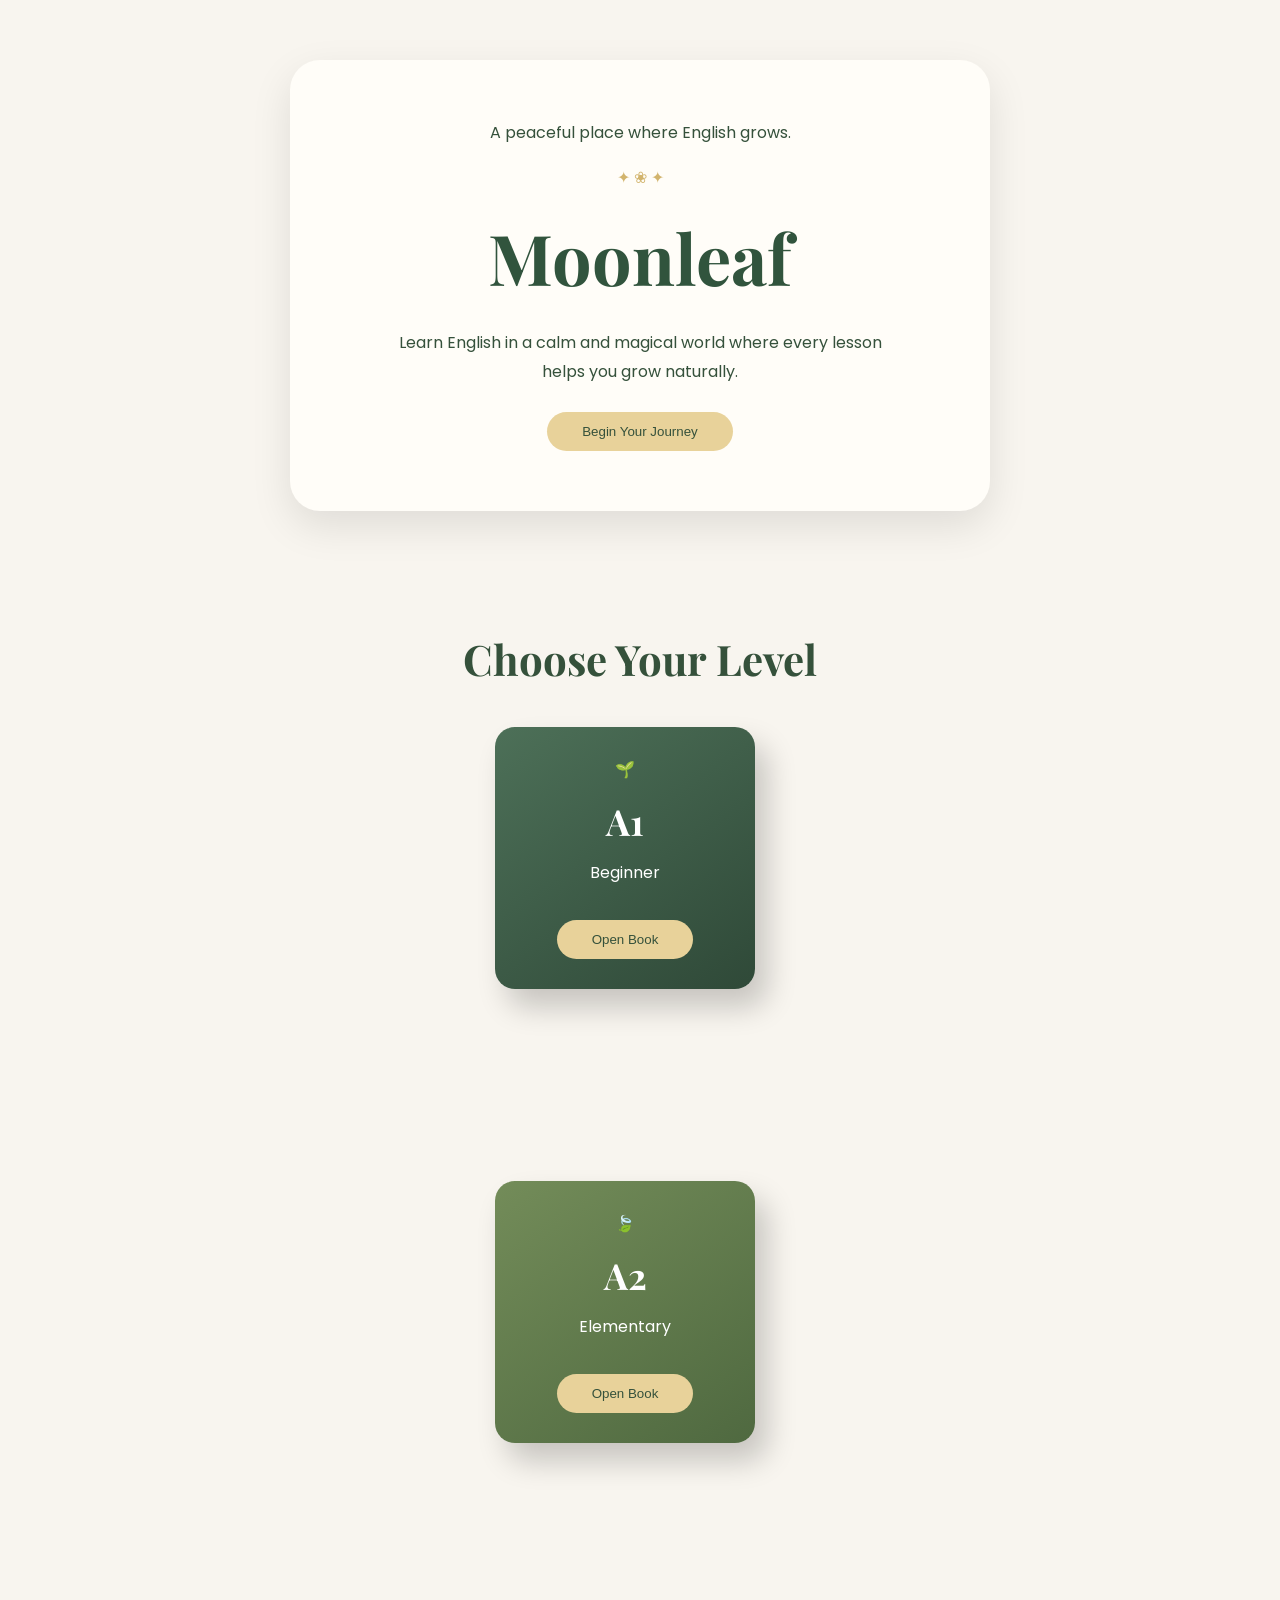
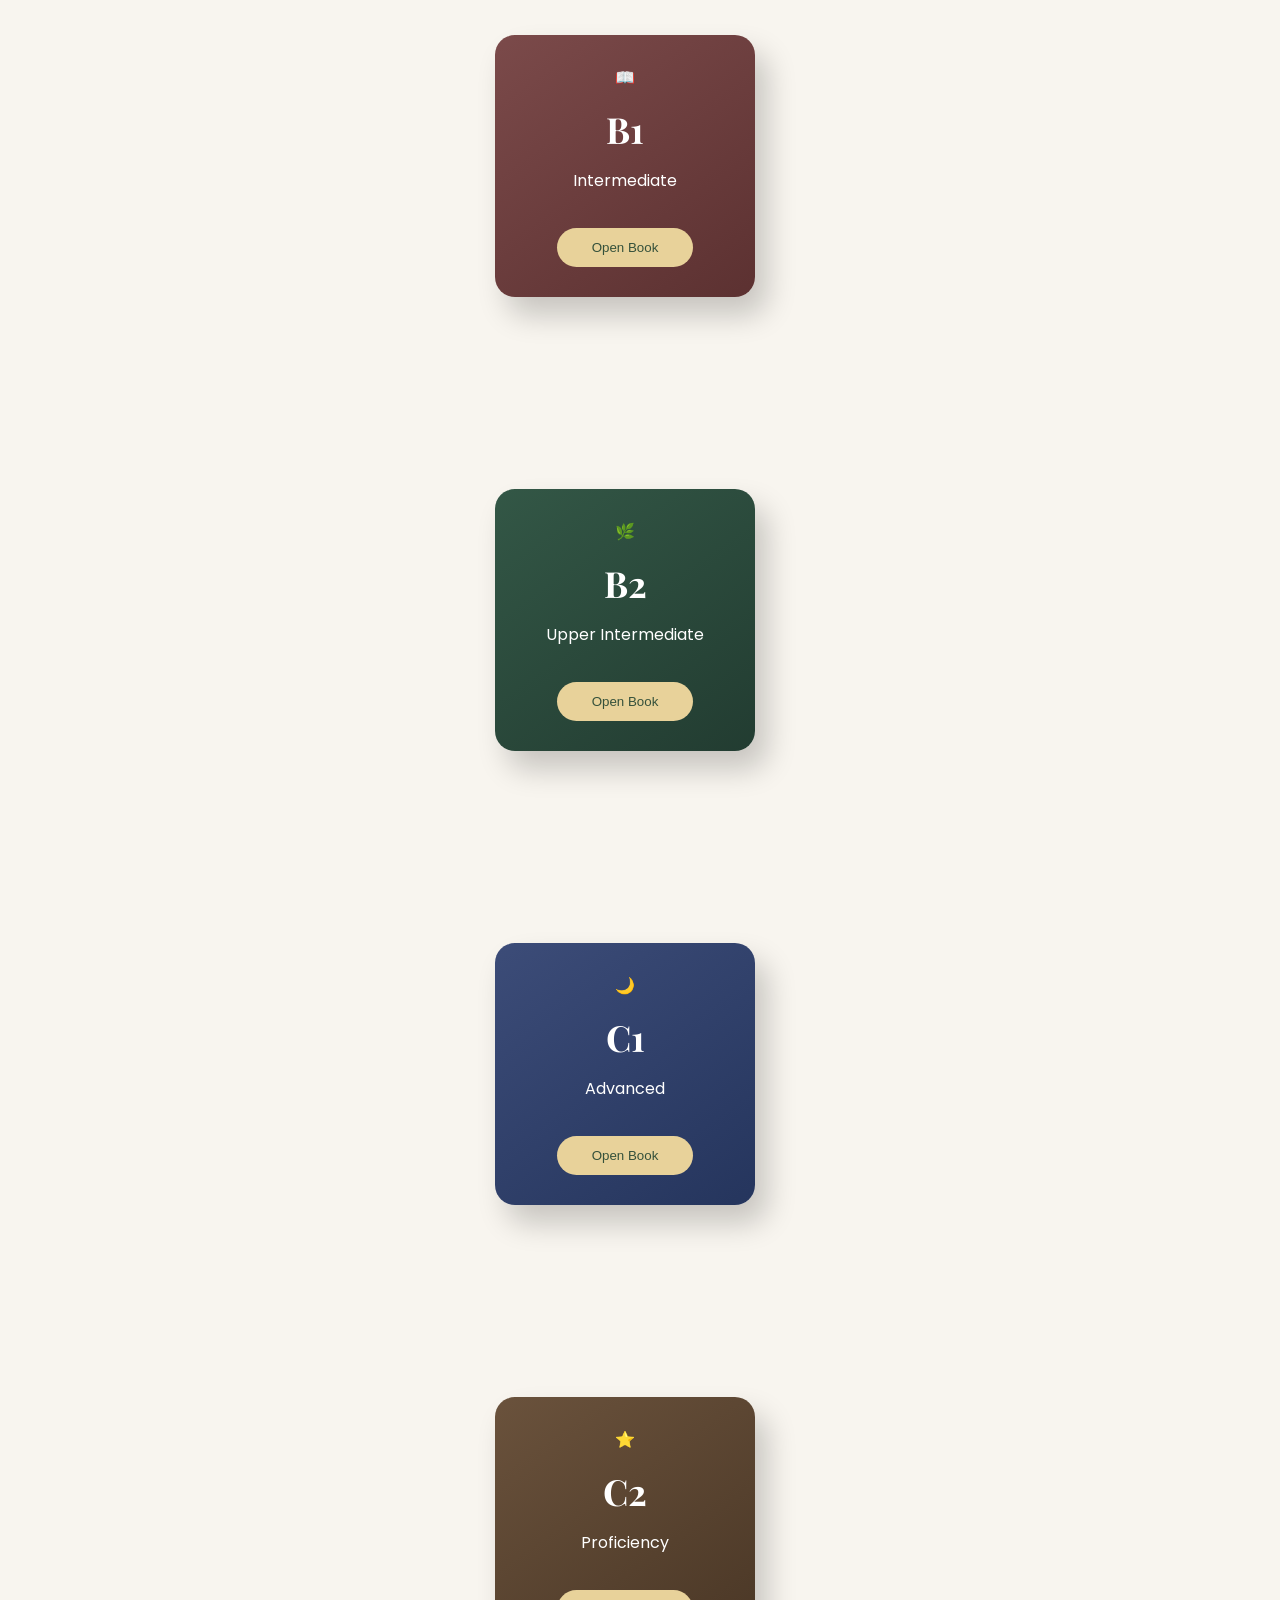
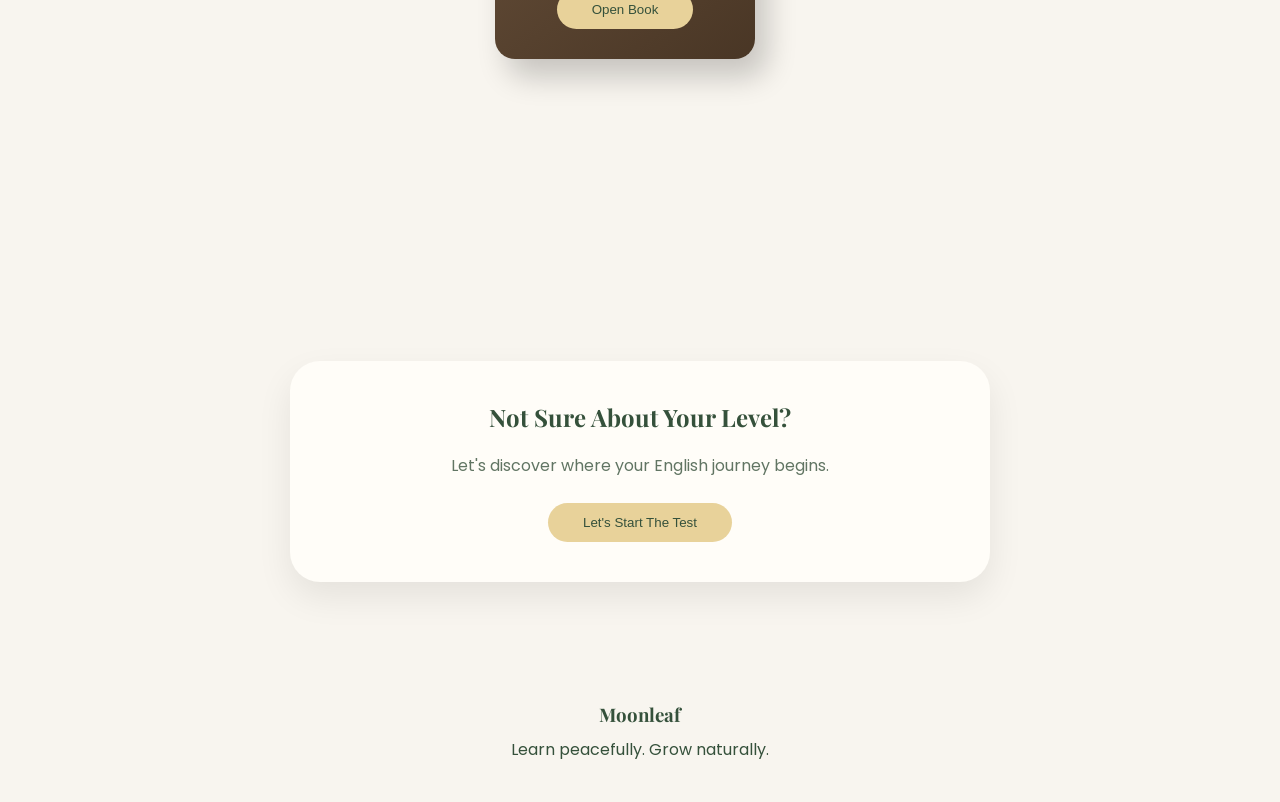
<file: index.html>
<!DOCTYPE html>
<html lang="en">
<head>
  <meta charset="UTF-8">
  <meta name="viewport" content="width=device-width, initial-scale=1.0">

  <title>Moonleaf</title>

  <link rel="preconnect" href="https://fonts.googleapis.com">
  <link rel="preconnect" href="https://fonts.gstatic.com" crossorigin>

  <link href="https://fonts.googleapis.com/css2?family=Playfair+Display:wght@500;700&family=Poppins:wght@300;400;600&display=swap" rel="stylesheet">

  <link rel="stylesheet" href="style.css">
</head>

<body>

<header class="hero">
  <div class="hero-card">

    <p>A peaceful place where English grows.</p>

    <div class="line">✦ ❀ ✦</div>

    <h1>Moonleaf</h1>

    <p class="description">
      Learn English in a calm and magical world where every lesson helps you grow naturally.
    </p>

    <button>Begin Your Journey</button>

  </div>
</header>

<section class="levels">

  <h2>Choose Your Level</h2>

  <div class="books">

    <!-- A1 -->
    <div class="book-row">

      <div class="book">
        🌱
        <h3>A1</h3>
        <p>Beginner</p>

        <button onclick="openBook(this)">
          Open Book
        </button>
      </div>

      <div class="lesson-panel">

        <h2>A1 English Book 🌱</h2>

        <button onclick="location.href='a1-vocabulary.html'">
          📖 Vocabulary
        </button>

        <button onclick="location.href='a1-grammar.html'">
          📚 Grammar
        </button>

        <button onclick="location.href='a1-listening.html'">
          🎧 Listening
        </button>

        <button onclick="location.href='a1-practice.html'">
          ✍️ Practice
        </button>

      </div>

    </div>

    <!-- A2 -->
    <div class="book-row">

      <div class="book">
        🍃
        <h3>A2</h3>
        <p>Elementary</p>

        <button onclick="openBook(this)">
          Open Book
        </button>
      </div>

      <div class="lesson-panel">

        <h2>A2 English Book 🍃</h2>

        <button onclick="location.href='a2-vocabulary.html'">📖 Vocabulary</button>
        <button onclick="location.href='a2-grammar.html'">📚 Grammar</button>
        <button onclick="location.href='a2-listening.html'">🎧 Listening</button>
        <button onclick="location.href='a2-practice.html'">✍️ Practice</button>

      </div>

    </div>

    <!-- B1 -->
    <div class="book-row">

      <div class="book">
        📖
        <h3>B1</h3>
        <p>Intermediate</p>

        <button onclick="openBook(this)">
          Open Book
        </button>
      </div>

      <div class="lesson-panel">
        <h2>B1 English Book 📖</h2>

        <button>📖 Vocabulary</button>
        <button>📚 Grammar</button>
        <button>🎧 Listening</button>
        <button>✍️ Practice</button>

      </div>

    </div>

    <!-- B2 -->
    <div class="book-row">

      <div class="book">
        🌿
        <h3>B2</h3>
        <p>Upper Intermediate</p>

        <button onclick="openBook(this)">
          Open Book
        </button>
      </div>

      <div class="lesson-panel">
        <h2>B2 English Book 🌿</h2>

        <button>📖 Vocabulary</button>
        <button>📚 Grammar</button>
        <button>🎧 Listening</button>
        <button>✍️ Practice</button>

      </div>

    </div>

    <!-- C1 -->
    <div class="book-row">

      <div class="book">
        🌙
        <h3>C1</h3>
        <p>Advanced</p>

        <button onclick="openBook(this)">
          Open Book
        </button>
      </div>

      <div class="lesson-panel">
        <h2>C1 English Book 🌙</h2>

        <button>📖 Vocabulary</button>
        <button>📚 Grammar</button>
        <button>🎧 Listening</button>
        <button>✍️ Practice</button>

      </div>

    </div>

    <!-- C2 -->
    <div class="book-row">

      <div class="book">
        ⭐
        <h3>C2</h3>
        <p>Proficiency</p>

        <button onclick="openBook(this)">
          Open Book
        </button>
      </div>

      <div class="lesson-panel">
        <h2>C2 English Book ⭐</h2>

        <button>📖 Vocabulary</button>
        <button>📚 Grammar</button>
        <button>🎧 Listening</button>
        <button>✍️ Practice</button>

      </div>

    </div>

  </div>

</section>

<section class="test">

  <h2>Not Sure About Your Level?</h2>

  <p>
    Let's discover where your English journey begins.
  </p>

  <button>
    Let's Start The Test
  </button>

</section>

<footer>

  <h3>Moonleaf</h3>

  <p>Learn peacefully. Grow naturally.</p>

</footer>

<script src="script.js"></script>

</body>
</html>
</file>
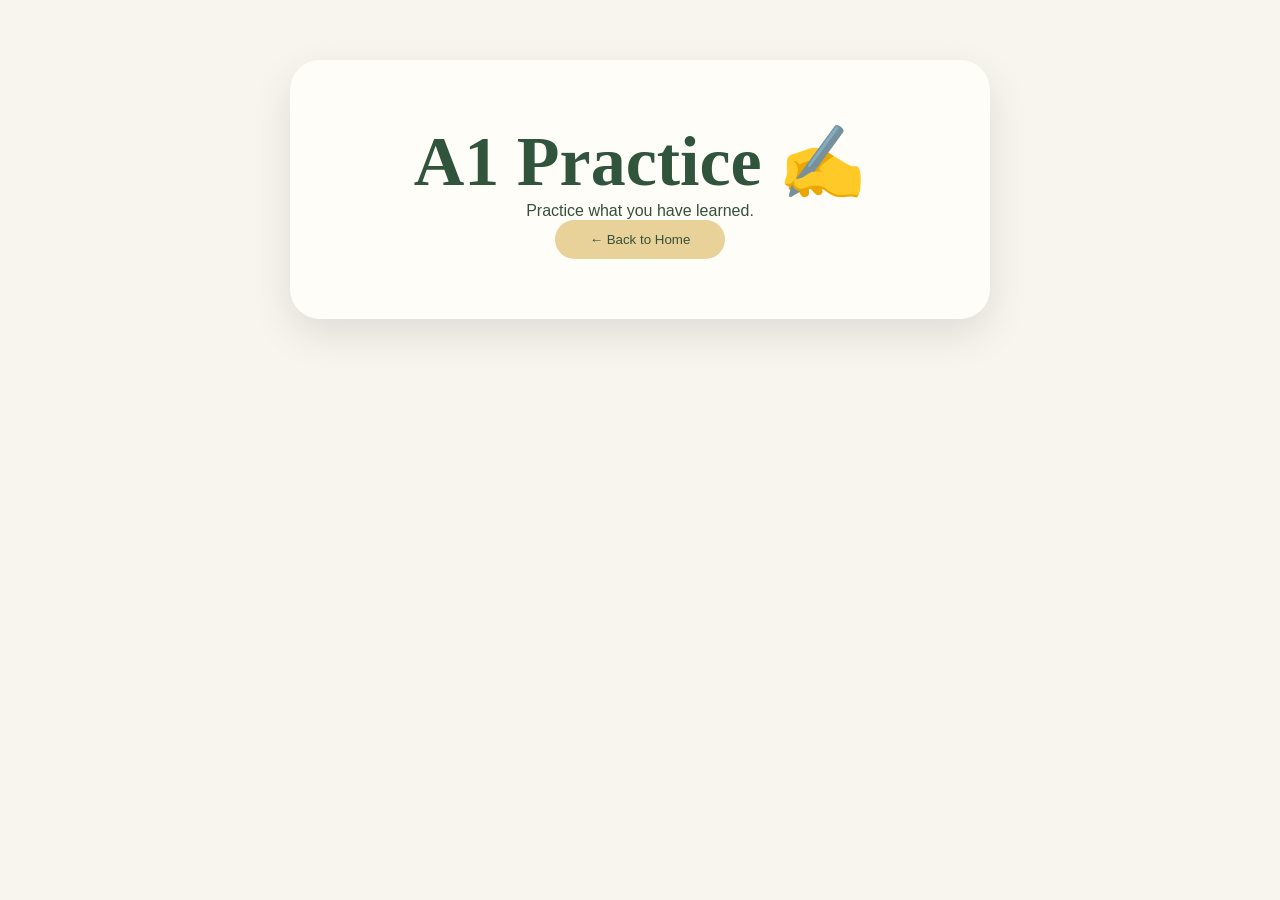
<file: a1-practice.html>
<!DOCTYPE html>
<html lang="en">
<head>
<meta charset="UTF-8">
<meta name="viewport" content="width=device-width, initial-scale=1.0">
<title>A1 Practice | Moonleaf</title>
<link rel="stylesheet" href="style.css">
</head>

<body>

<header class="hero">
<div class="hero-card">

<h1>A1 Practice ✍️</h1>

<p>Practice what you have learned.</p>

<button onclick="location.href='index.html'">
← Back to Home
</button>

</div>
</header>

</body>
</html>
</file>
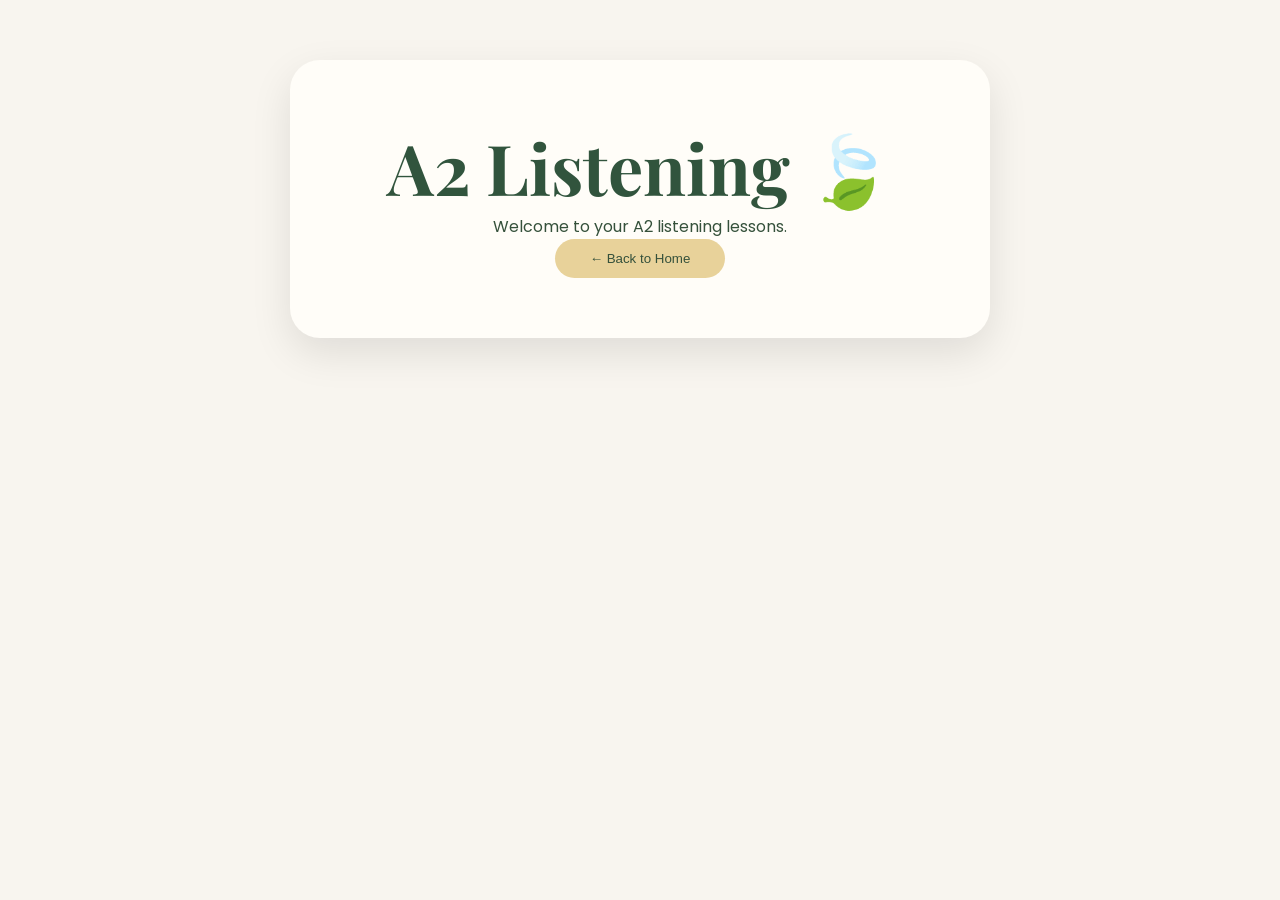
<file: a2-listening.html>
<!DOCTYPE html>
<html lang="en">
<head>
<meta charset="UTF-8">
<meta name="viewport" content="width=device-width, initial-scale=1.0">
<title>A2 Listening | Moonleaf</title>

<link rel="preconnect" href="https://fonts.googleapis.com">
<link rel="preconnect" href="https://fonts.gstatic.com" crossorigin>
<link href="https://fonts.googleapis.com/css2?family=Playfair+Display:wght@500;700&family=Poppins:wght@300;400;600&display=swap" rel="stylesheet">

<link rel="stylesheet" href="style.css">
</head>

<body>

<header class="hero">
<div class="hero-card">

<h1>A2 Listening 🍃</h1>

<p>Welcome to your A2 listening lessons.</p>

<button onclick="location.href='index.html'">
← Back to Home
</button>

</div>
</header>

<script src="script.js"></script>

</body>
</html>
</file>
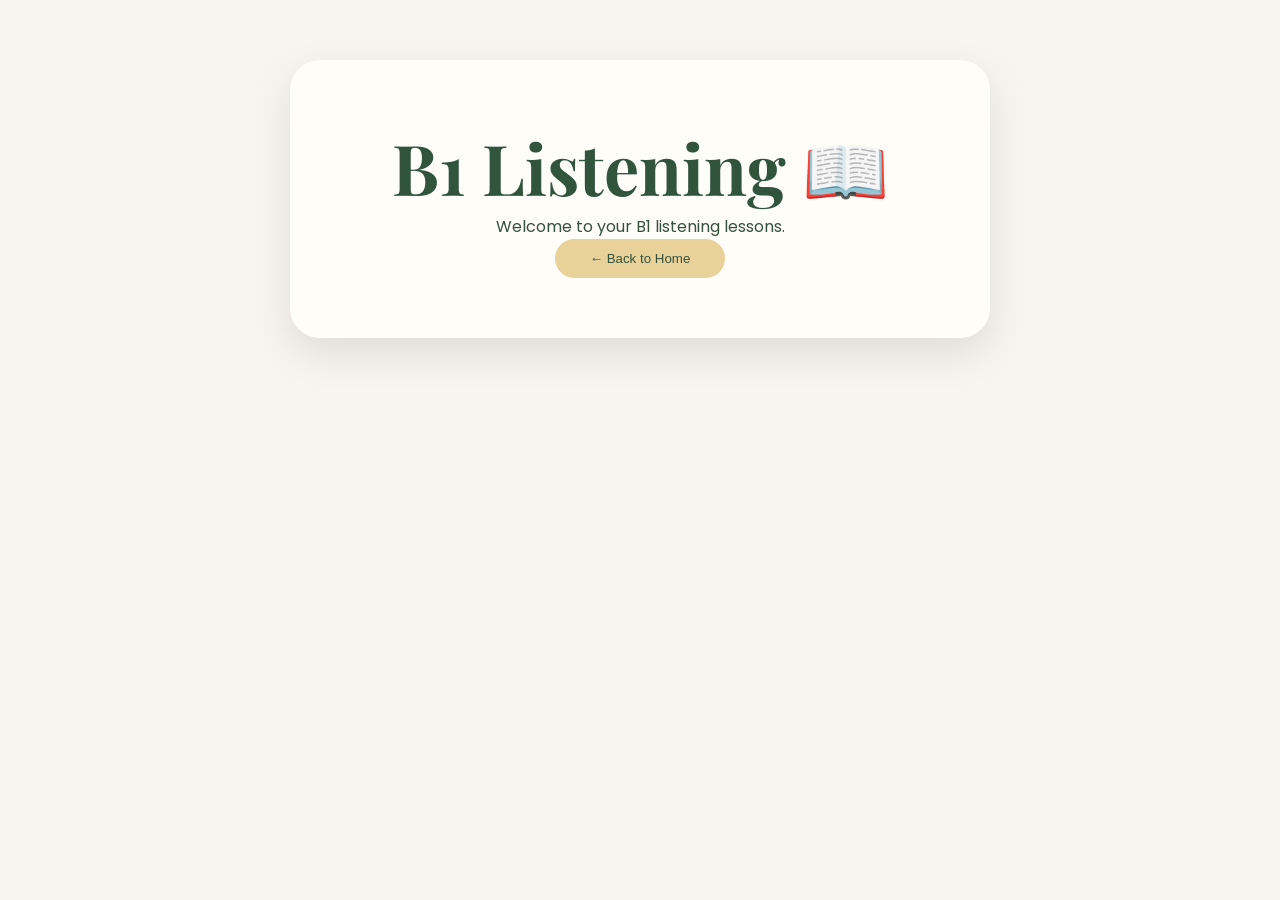
<file: b1-listening.html>
<!DOCTYPE html>
<html lang="en">
<head>
<meta charset="UTF-8">
<meta name="viewport" content="width=device-width, initial-scale=1.0">
<title>B1 Listening | Moonleaf</title>

<link rel="preconnect" href="https://fonts.googleapis.com">
<link rel="preconnect" href="https://fonts.gstatic.com" crossorigin>
<link href="https://fonts.googleapis.com/css2?family=Playfair+Display:wght@500;700&family=Poppins:wght@300;400;600&display=swap" rel="stylesheet">

<link rel="stylesheet" href="style.css">
</head>

<body>

<header class="hero">
<div class="hero-card">

<h1>B1 Listening 📖</h1>

<p>Welcome to your B1 listening lessons.</p>

<button onclick="location.href='index.html'">
← Back to Home
</button>

</div>
</header>

<script src="script.js"></script>

</body>
</html>
</file>
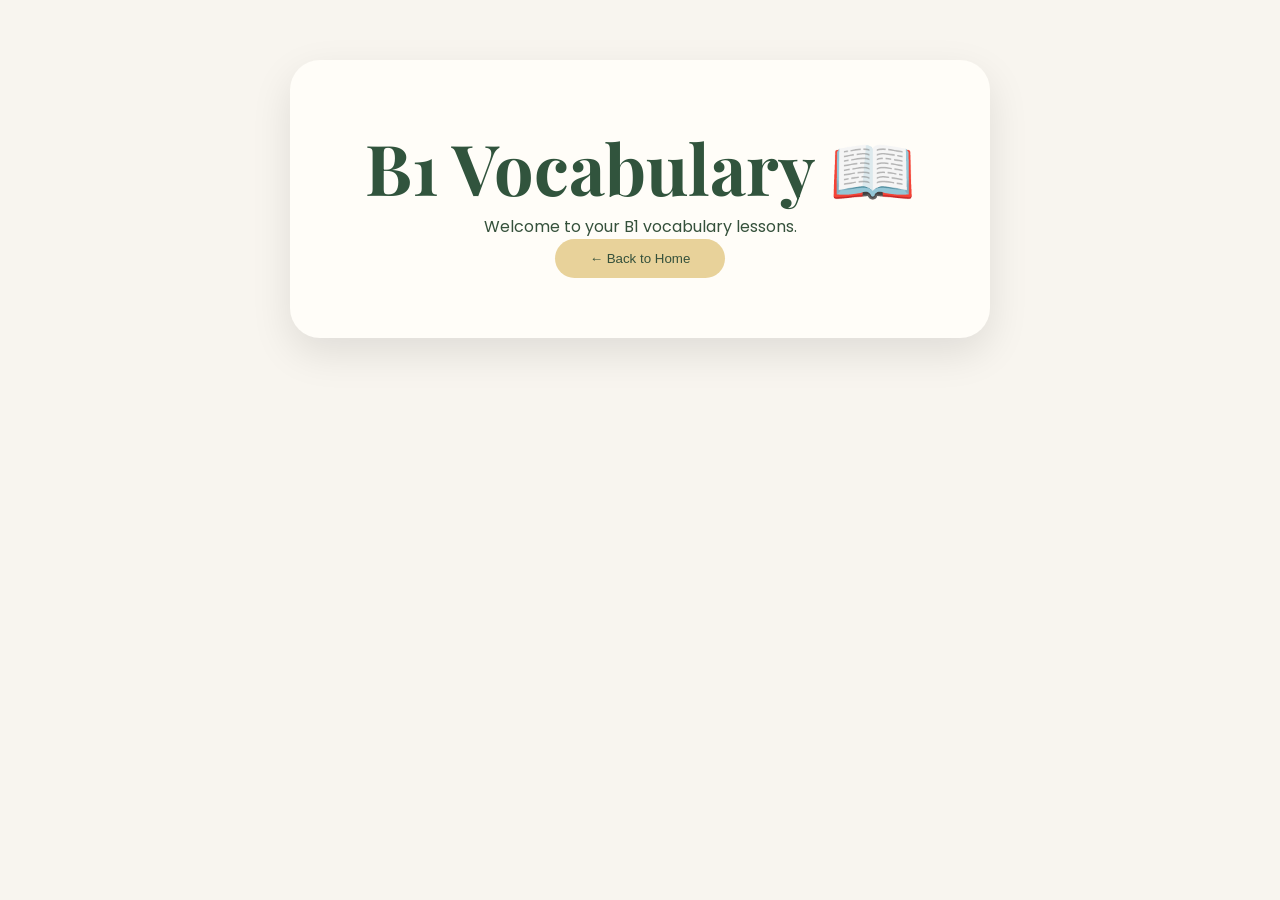
<file: b1-vocabulary.html>
<!DOCTYPE html>
<html lang="en">
<head>
<meta charset="UTF-8">
<meta name="viewport" content="width=device-width, initial-scale=1.0">
<title>B1 Vocabulary | Moonleaf</title>

<link rel="preconnect" href="https://fonts.googleapis.com">
<link rel="preconnect" href="https://fonts.gstatic.com" crossorigin>
<link href="https://fonts.googleapis.com/css2?family=Playfair+Display:wght@500;700&family=Poppins:wght@300;400;600&display=swap" rel="stylesheet">

<link rel="stylesheet" href="style.css">
</head>

<body>

<header class="hero">
<div class="hero-card">

<h1>B1 Vocabulary 📖</h1>

<p>Welcome to your B1 vocabulary lessons.</p>

<button onclick="location.href='index.html'">
← Back to Home
</button>

</div>
</header>

<script src="script.js"></script>

</body>
</html>
</file>
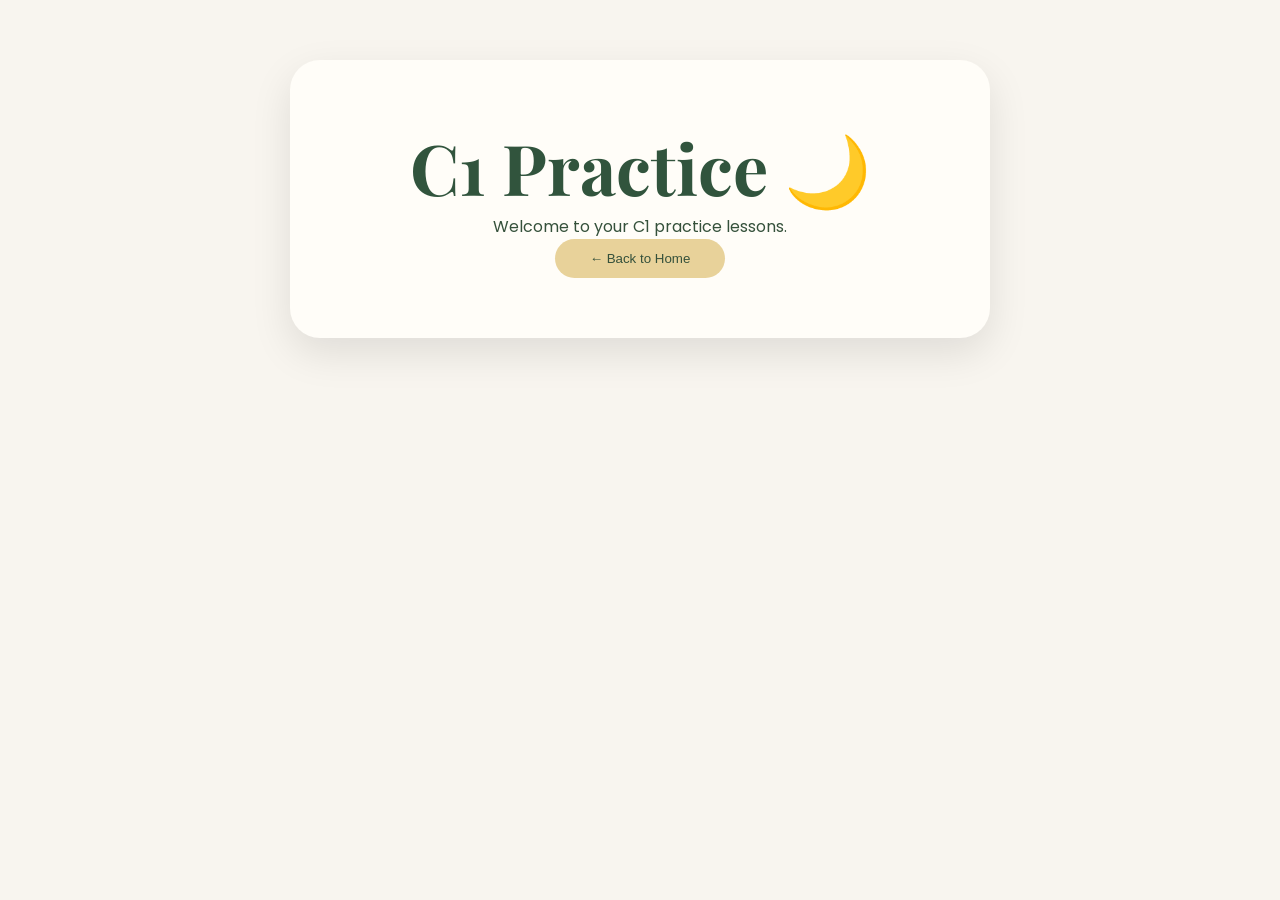
<file: c1-practice.html>
<!DOCTYPE html>
<html lang="en">
<head>
<meta charset="UTF-8">
<meta name="viewport" content="width=device-width, initial-scale=1.0">

<title>C1 Practice | Moonleaf</title>

<link rel="preconnect" href="https://fonts.googleapis.com">
<link rel="preconnect" href="https://fonts.gstatic.com" crossorigin>

<link href="https://fonts.googleapis.com/css2?family=Playfair+Display:wght@500;700&family=Poppins:wght@300;400;600&display=swap" rel="stylesheet">

<link rel="stylesheet" href="style.css">

</head>

<body>

<header class="hero">

<div class="hero-card">

<h1>C1 Practice 🌙</h1>

<p>Welcome to your C1 practice lessons.</p>

<button onclick="location.href='index.html'">
← Back to Home
</button>

</div>

</header>

<script src="script.js"></script>

</body>
</html>
</file>
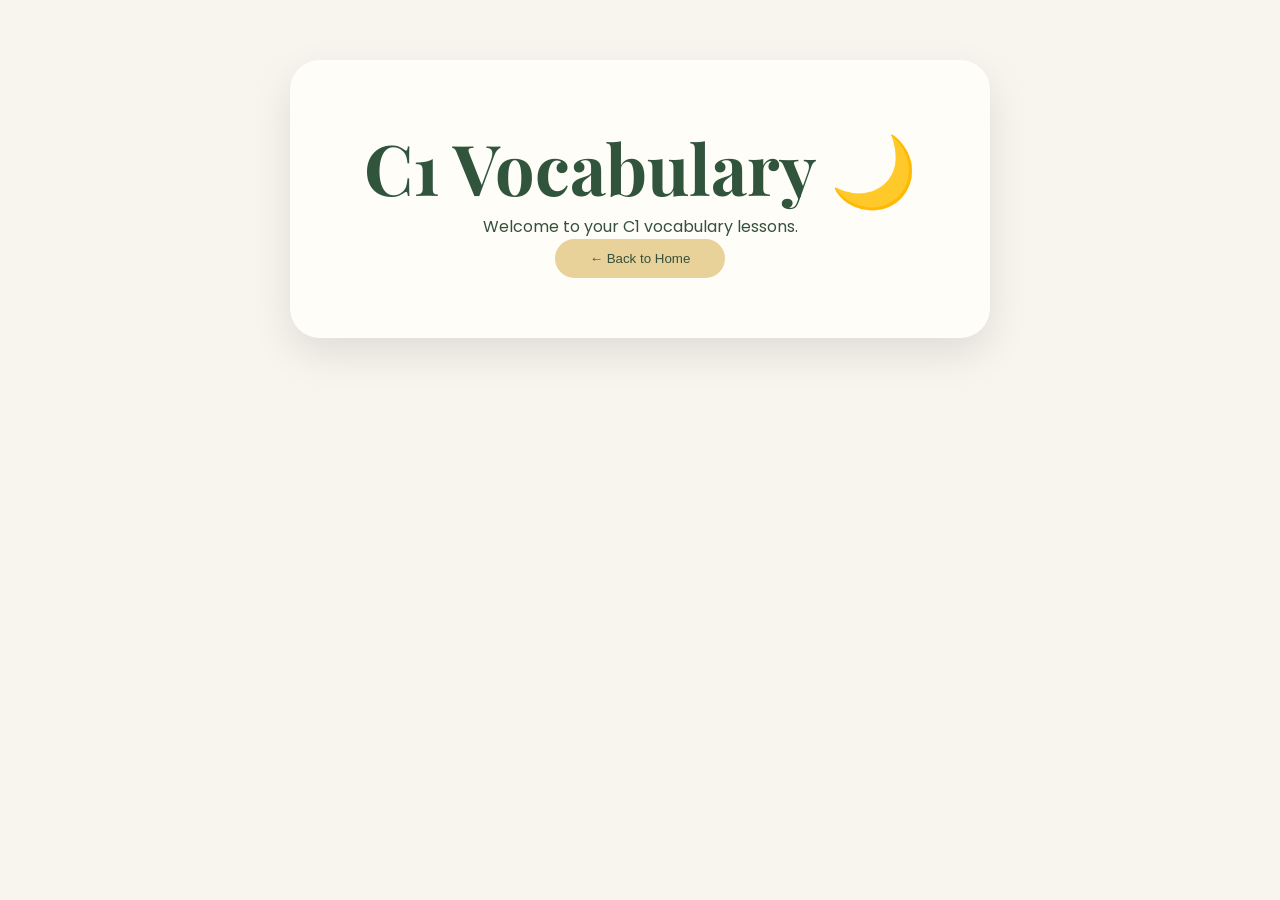
<file: c1-vocabulary.html>
<!DOCTYPE html>
<html lang="en">
<head>
<meta charset="UTF-8">
<meta name="viewport" content="width=device-width, initial-scale=1.0">

<title>C1 Vocabulary | Moonleaf</title>

<link rel="preconnect" href="https://fonts.googleapis.com">
<link rel="preconnect" href="https://fonts.gstatic.com" crossorigin>

<link href="https://fonts.googleapis.com/css2?family=Playfair+Display:wght@500;700&family=Poppins:wght@300;400;600&display=swap" rel="stylesheet">

<link rel="stylesheet" href="style.css">

</head>

<body>

<header class="hero">

<div class="hero-card">

<h1>C1 Vocabulary 🌙</h1>

<p>Welcome to your C1 vocabulary lessons.</p>

<button onclick="location.href='index.html'">
← Back to Home
</button>

</div>

</header>

<script src="script.js"></script>

</body>
</html>
</file>
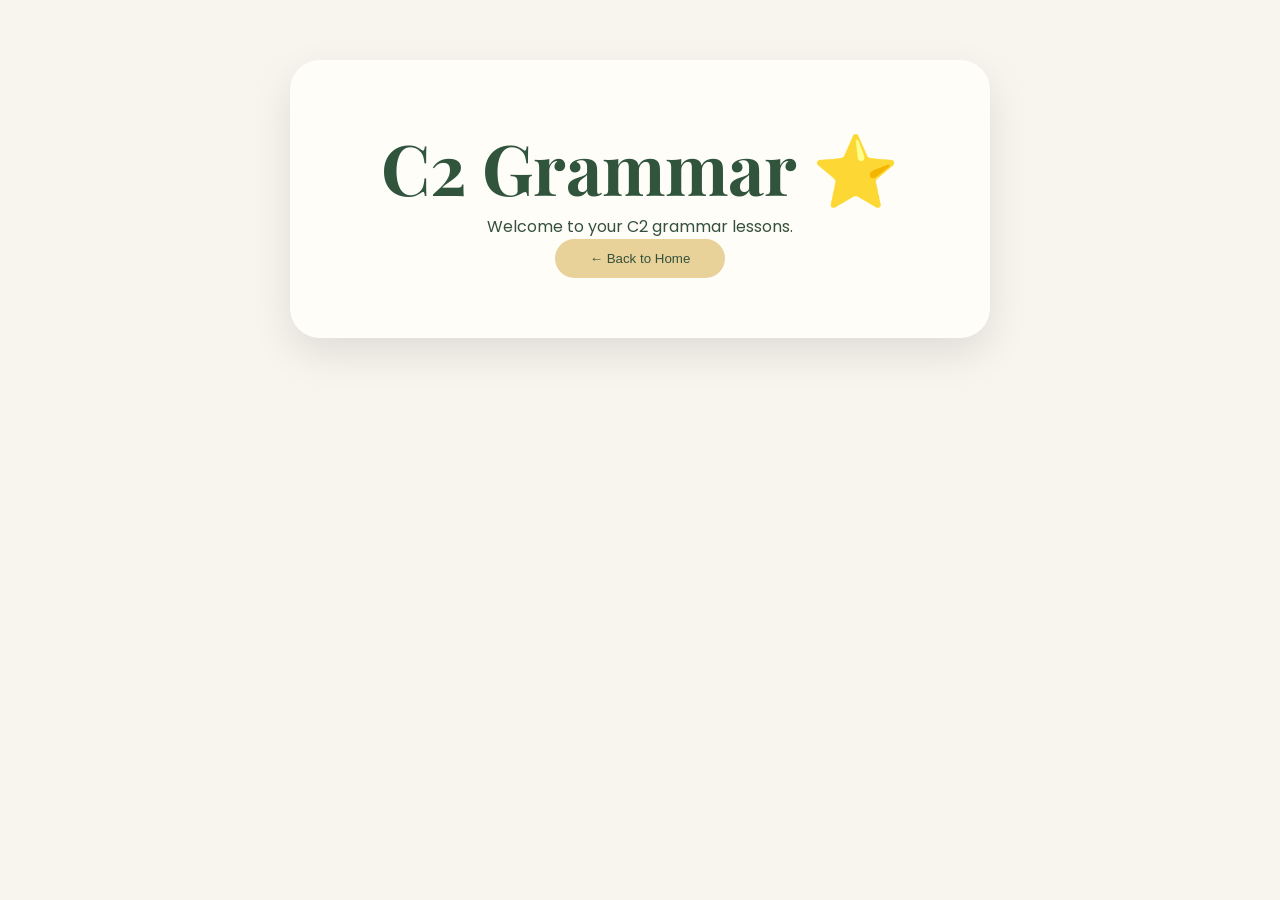
<file: c2-grammar.html>
<!DOCTYPE html>
<html lang="en">
<head>
<meta charset="UTF-8">
<meta name="viewport" content="width=device-width, initial-scale=1.0">

<title>C2 Grammar | Moonleaf</title>

<link rel="preconnect" href="https://fonts.googleapis.com">
<link rel="preconnect" href="https://fonts.gstatic.com" crossorigin>

<link href="https://fonts.googleapis.com/css2?family=Playfair+Display:wght@500;700&family=Poppins:wght@300;400;600&display=swap" rel="stylesheet">

<link rel="stylesheet" href="style.css">

</head>

<body>

<header class="hero">

<div class="hero-card">

<h1>C2 Grammar ⭐</h1>

<p>Welcome to your C2 grammar lessons.</p>

<button onclick="location.href='index.html'">
← Back to Home
</button>

</div>

</header>

<script src="script.js"></script>

</body>
</html>
</file>
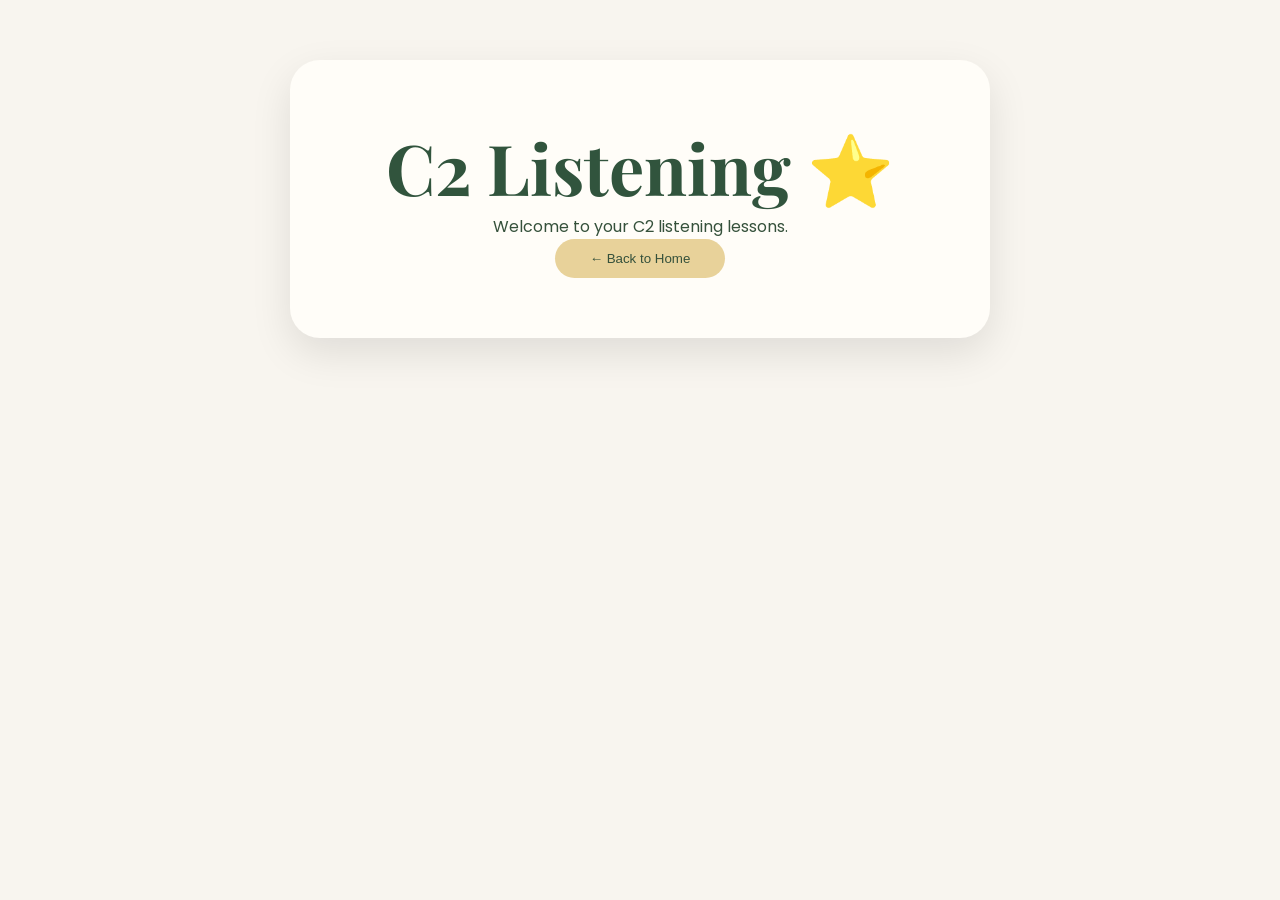
<file: c2-listening.html>
<!DOCTYPE html>
<html lang="en">
<head>
<meta charset="UTF-8">
<meta name="viewport" content="width=device-width, initial-scale=1.0">

<title>C2 Listening | Moonleaf</title>

<link rel="preconnect" href="https://fonts.googleapis.com">
<link rel="preconnect" href="https://fonts.gstatic.com" crossorigin>

<link href="https://fonts.googleapis.com/css2?family=Playfair+Display:wght@500;700&family=Poppins:wght@300;400;600&display=swap" rel="stylesheet">

<link rel="stylesheet" href="style.css">

</head>

<body>

<header class="hero">

<div class="hero-card">

<h1>C2 Listening ⭐</h1>

<p>Welcome to your C2 listening lessons.</p>

<button onclick="location.href='index.html'">
← Back to Home
</button>

</div>

</header>

<script src="script.js"></script>

</body>
</html>
</file>
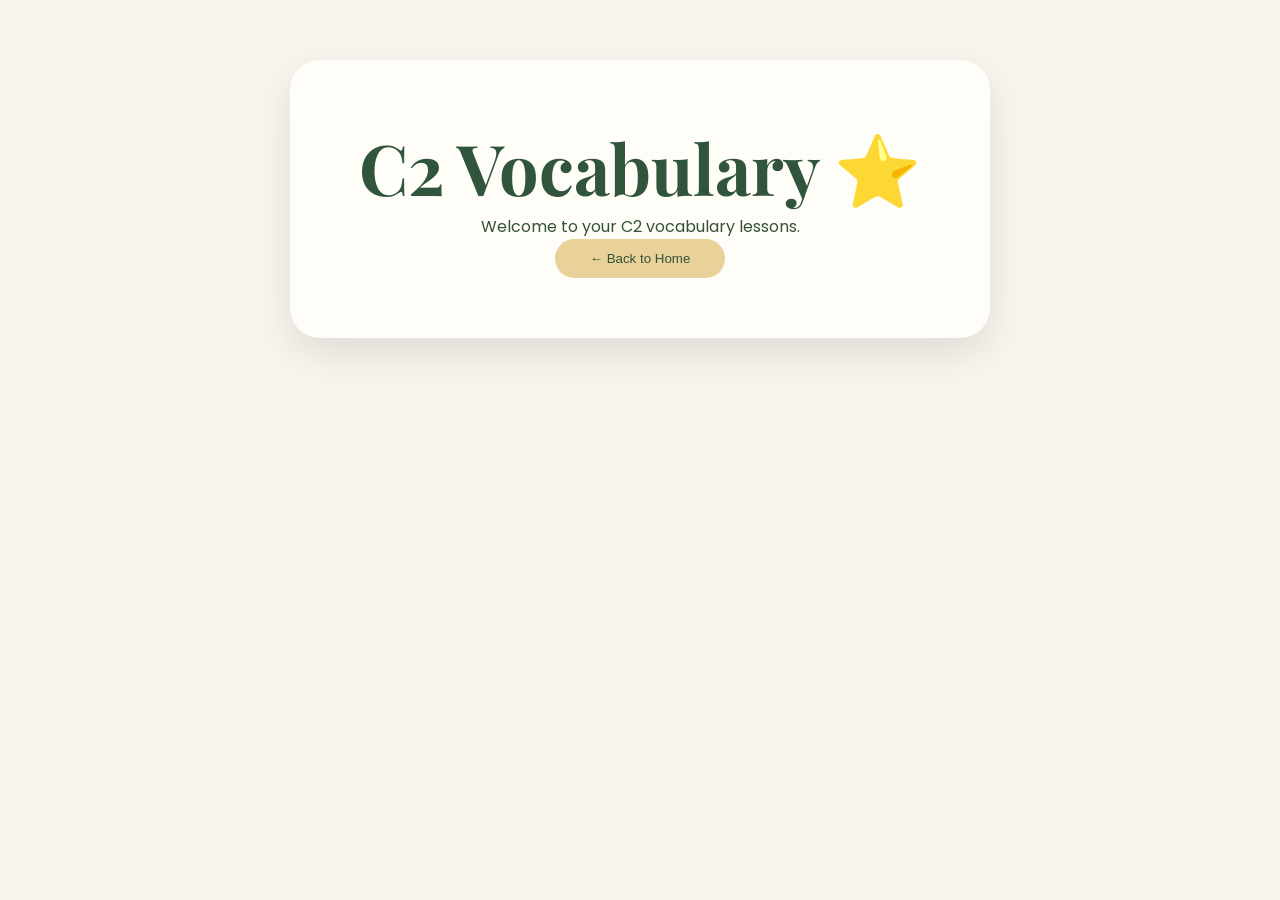
<file: c2-vocabulary.html>
<!DOCTYPE html>
<html lang="en">
<head>
<meta charset="UTF-8">
<meta name="viewport" content="width=device-width, initial-scale=1.0">

<title>C2 Vocabulary | Moonleaf</title>

<link rel="preconnect" href="https://fonts.googleapis.com">
<link rel="preconnect" href="https://fonts.gstatic.com" crossorigin>

<link href="https://fonts.googleapis.com/css2?family=Playfair+Display:wght@500;700&family=Poppins:wght@300;400;600&display=swap" rel="stylesheet">

<link rel="stylesheet" href="style.css">

</head>

<body>

<header class="hero">

<div class="hero-card">

<h1>C2 Vocabulary ⭐</h1>

<p>Welcome to your C2 vocabulary lessons.</p>

<button onclick="location.href='index.html'">
← Back to Home
</button>

</div>

</header>

<script src="script.js"></script>

</body>
</html>
</file>
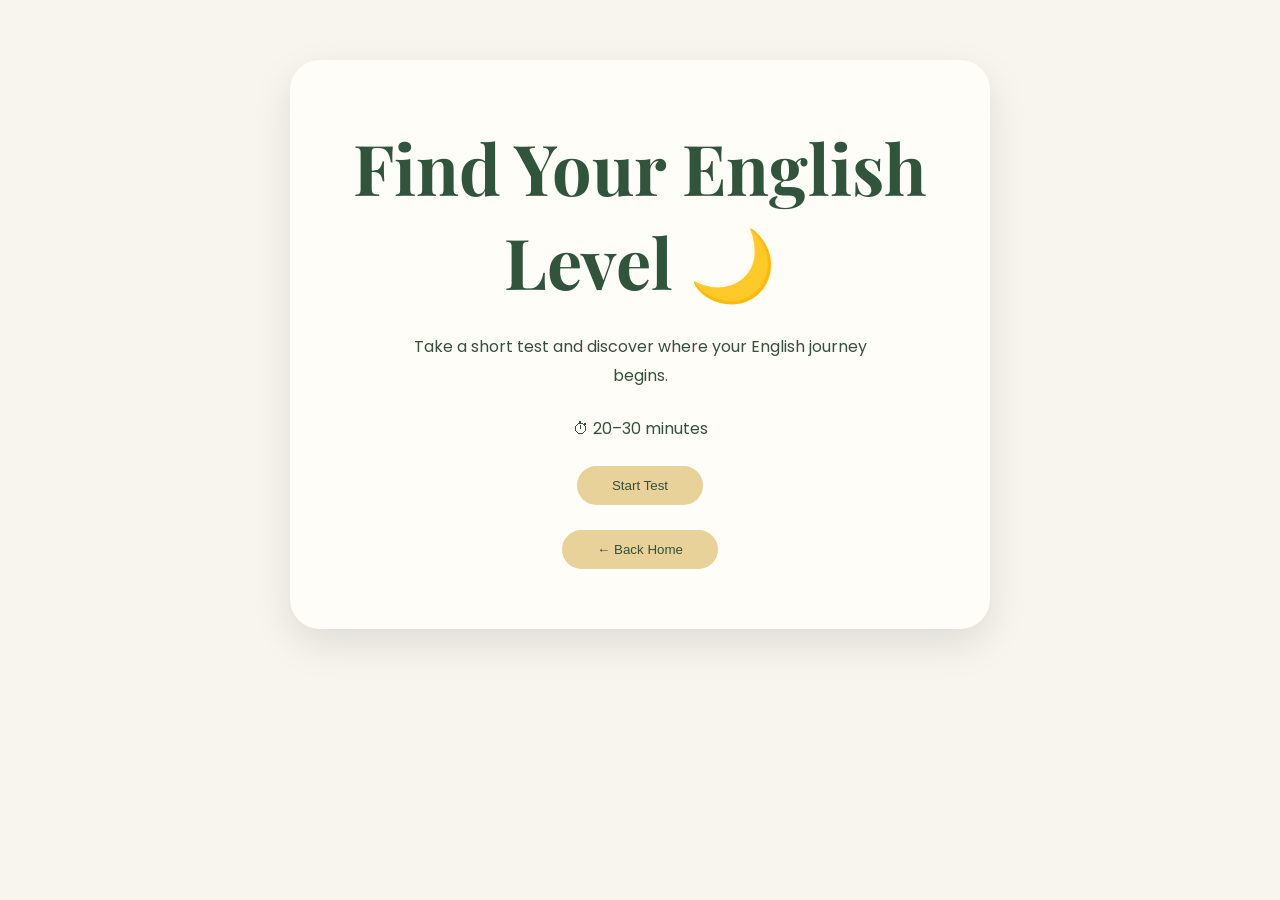
<file: level-test.html>
<!DOCTYPE html>
<html lang="en">

<head>

<meta charset="UTF-8">
<meta name="viewport" content="width=device-width, initial-scale=1.0">

<title>Moonleaf Level Test</title>

<link rel="preconnect" href="https://fonts.googleapis.com">
<link rel="preconnect" href="https://fonts.gstatic.com" crossorigin>

<link href="https://fonts.googleapis.com/css2?family=Playfair+Display:wght@500;700&family=Poppins:wght@300;400;600&display=swap" rel="stylesheet">

<link rel="stylesheet" href="style.css">

</head>

<body>

<header class="hero">

<div class="hero-card">

<h1>Find Your English Level 🌙</h1>

<p class="description">

Take a short test and discover where your English journey begins.

</p>

<p>⏱ 20–30 minutes</p>

<br>

<button onclick="location.href='test.html'">

Start Test

</button>

<br><br>

<button onclick="location.href='index.html'">

← Back Home

</button>

</div>

</header>

</body>

</html>
</file>
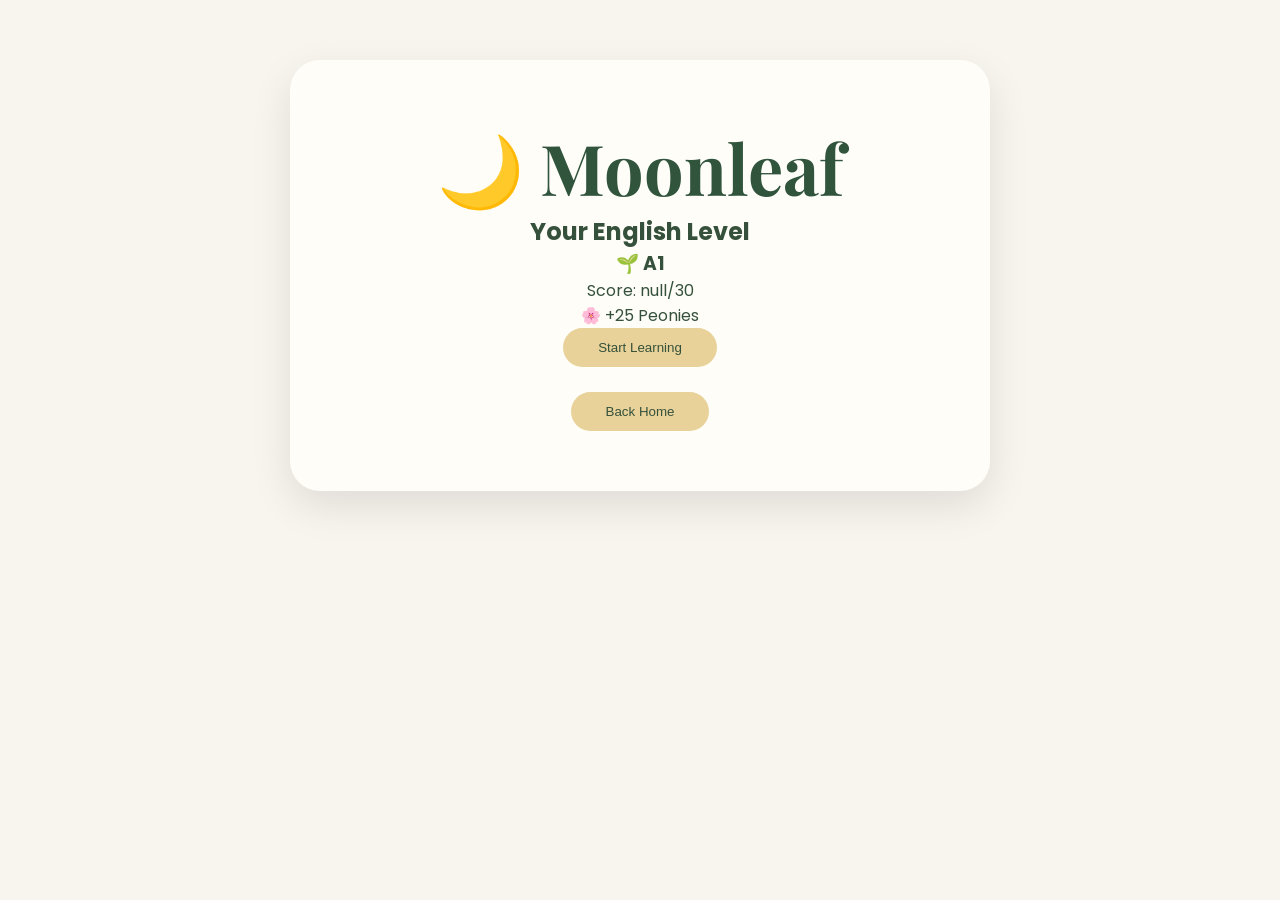
<file: result.html>
<!DOCTYPE html>
<html lang="en">

<head>

<meta charset="UTF-8">
<meta name="viewport" content="width=device-width, initial-scale=1.0">

<title>Moonleaf Result</title>

<link rel="preconnect" href="https://fonts.googleapis.com">

<link href="https://fonts.googleapis.com/css2?family=Playfair+Display:wght@700&family=Poppins:wght@300;400;600&display=swap" rel="stylesheet">

<link rel="stylesheet" href="style.css">

</head>

<body>

<section class="hero">

<div class="hero-card">

<h1>🌙 Moonleaf</h1>

<h2>Your English Level</h2>

<h3 id="level"></h3>

<p id="score"></p>

<p>🌸 +25 Peonies</p>

<button id="start">

Start Learning

</button>

<br><br>

<button onclick="location.href='index.html'">

Back Home

</button>

</div>

</section>

<script src="result.js"></script>

</body>

</html>
</file>
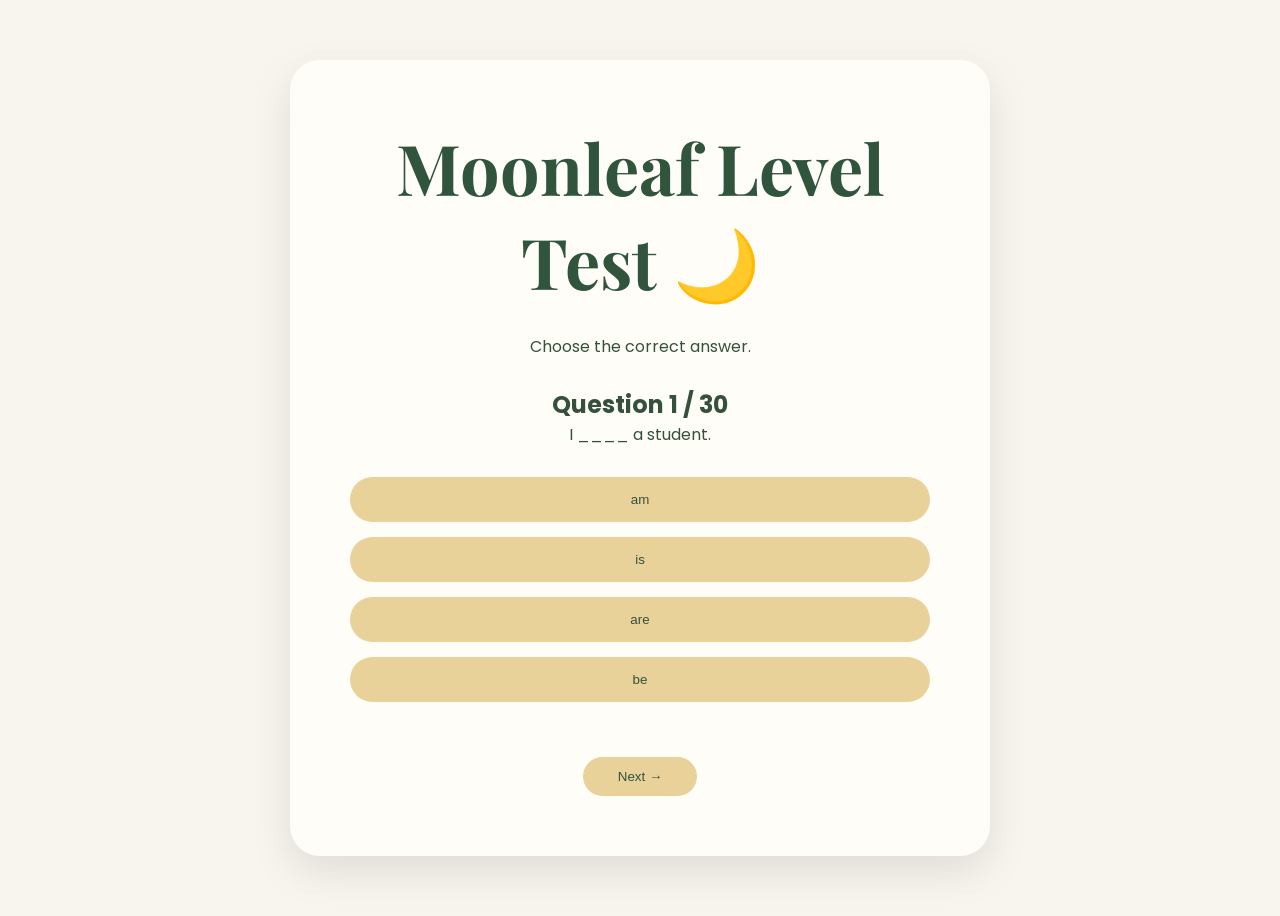
<file: test.html>
<!DOCTYPE html>
<html lang="en">

<head>

<meta charset="UTF-8">
<meta name="viewport" content="width=device-width, initial-scale=1.0">

<title>Moonleaf Test</title>

<link rel="preconnect" href="https://fonts.googleapis.com">
<link rel="preconnect" href="https://fonts.gstatic.com" crossorigin>

<link href="https://fonts.googleapis.com/css2?family=Playfair+Display:wght@500;700&family=Poppins:wght@300;400;600&display=swap" rel="stylesheet">

<link rel="stylesheet" href="style.css">

</head>

<body>

<header class="hero">

<div class="hero-card">

<h1>Moonleaf Level Test 🌙</h1>

<p class="description">
Choose the correct answer.
</p>

<div class="progress">
    <div class="progress-bar"></div>
</div>

<h2 id="question-number">
Question 1 / 10
</h2>

<p id="question">
Loading question...
</p>

<div class="answers">
</div>

<br>

<button id="next">
Next →
</button>

</div>

</header>

<script src="test.js"></script>

</body>

</html>
</file>
<file: style.css>
/* ===== RESET ===== */

*{
    margin:0;
    padding:0;
    box-sizing:border-box;
}

body{
    font-family:'Poppins',sans-serif;
    background:#f8f5ef;
    color:#35513b;
}

/* ===== HERO ===== */

.hero{
    display:flex;
    justify-content:center;
    padding:60px 20px;
}

.hero-card{
    width:700px;
    background:#fffdf8;
    border-radius:30px;
    padding:60px;
    text-align:center;
    box-shadow:0 15px 40px rgba(0,0,0,.1);
}

.line{
    margin:20px 0;
    color:#d2b46d;
}

h1{
    font-family:'Playfair Display',serif;
    font-size:70px;
    color:#31543d;
}

.description{
    max-width:500px;
    margin:25px auto;
    line-height:1.8;
}

/* ===== BUTTONS ===== */

button{
    border:none;
    border-radius:30px;
    padding:12px 35px;
    background:#e8d29a;
    color:#35513b;
    cursor:pointer;
    transition:.3s;
}

button:hover{
    transform:translateY(-3px);
    background:#e2c77c;
}

/* ===== LEVELS ===== */

.levels{
    padding:60px 20px;
    text-align:center;
}

.levels h2{
    font-family:'Playfair Display',serif;
    font-size:42px;
    margin-bottom:40px;
}

/* ===== BOOKS ===== */

.books{
    display:flex;
    flex-direction:column;
    align-items:center;
    gap:30px;
}

.book-row{
    display:flex;
    justify-content:center;
    align-items:flex-start;
    gap:30px;
}

.book{
    width:260px;
    min-height:260px;

    padding:30px;

    border-radius:20px;

    color:white;

    background:linear-gradient(145deg,#4d7058,#2f4938);

    box-shadow:12px 18px 30px rgba(0,0,0,.2);

    transition:.4s;
}

.book:hover{
    transform:translateY(-15px);
}

.book.active{
    transform:translateX(-80px);
}

.book h3{
    font-family:'Playfair Display', serif;
    font-size:36px;
    margin:15px 0;
}

.book p{
    margin:15px 0 20px;
}

.book button{
    margin-top:15px;
}


/* Individual book colors */

.book-row:nth-child(2) .book{
    background:linear-gradient(145deg,#738c59,#4f6940);
}

.book-row:nth-child(3) .book{
    background:linear-gradient(145deg,#7b4a4a,#5c3131);
}

.book-row:nth-child(4) .book{
    background:linear-gradient(145deg,#335746,#223c31);
}

.book-row:nth-child(5) .book{
    background:linear-gradient(145deg,#3c4c78,#25355d);
}

.book-row:nth-child(6) .book{
    background:linear-gradient(145deg,#6a523c,#493625);
}

/* ===== LESSON PANEL ===== */

.lesson-panel{

    width:0;
    max-height:500px;

    opacity:0;

    overflow:hidden;

    background:#fffdf8;

    border-radius:20px;

    padding:0;

    transition:all .4s ease;

    box-shadow:0 15px 30px rgba(0,0,0,.1);

}

.lesson-panel.show{

    width:300px;

    opacity:1;

    padding:25px;

}

.lesson-panel h2{

    font-family:'Playfair Display',serif;

    font-size:28px;

    color:#35513b;

    margin-bottom:20px;

}

.lesson-panel button{

    display:block;

    width:100%;

    margin:10px 0;

    padding:12px;

    border:none;

    border-radius:20px;

    background:#e8d29a;

    color:#35513b;

    cursor:pointer;

    transition:.3s;

}

.lesson-panel button:hover{

    background:#dcc06d;

    transform:translateX(5px);

}

/* ===== TEST SECTION ===== */

.test{

    width:90%;
    max-width:700px;

    margin:80px auto;

    padding:40px;

    background:#fffdf8;

    border-radius:30px;

    text-align:center;

    box-shadow:0 15px 35px rgba(0,0,0,.08);

}

.test h2{

    font-family:'Playfair Display',serif;

    margin-bottom:20px;

}

.test p{

    margin-bottom:25px;

    color:#617563;

}

/* ===== FOOTER ===== */

footer{

    text-align:center;

    padding:40px;

}

footer h3{

    font-family:'Playfair Display',serif;

    margin-bottom:10px;

}

/* ===== RESPONSIVE ===== */

@media(max-width:900px){

    .hero-card{
        width:95%;
        padding:40px;
    }

    h1{
        font-size:50px;
    }

  .book-row{
    display:flex;
    flex-direction:row;
    justify-content:center;
    align-items:flex-start;
    gap:30px;
}

    }

    .book.active{

        transform:none;

    }

    .lesson-panel.show{

        width:260px;

    }

}

/* ===== LEVEL TEST ===== */

.progress{
    width:100%;
    height:12px;
    background:#e7e0cf;
    border-radius:20px;
    overflow:hidden;
    margin:25px 0;
}

.progress-bar{
    width:0%;
    height:100%;
    background:#6f8c6b;
    transition:.4s;
}

.answers{
    display:grid;
    gap:15px;
    margin:30px 0;
}

.answers button{
    width:100%;
    padding:15px;
}

.answers button.selected{
    background:#a8c89b;
    color:#fff;
}


/* ===== Grammar Chapters ===== */

.grammar-library{

    width:90%;
    max-width:900px;

    margin:60px auto;

}

.grammar-library h2{

    text-align:center;

    margin-bottom:40px;

    font-family:'Playfair Display',serif;

}

.chapter-card{

    background:#fffdf8;

    border-radius:20px;

    padding:25px;

    margin-bottom:20px;

    box-shadow:0 10px 25px rgba(0,0,0,.08);

    cursor:pointer;

    transition:.3s;

}

.chapter-card:hover{

    transform:translateY(-5px);

}

.chapter-card h3{

    font-family:'Playfair Display',serif;

    color:#31543d;

}

.chapter-card p{

    margin:10px 0;

    color:#617563;

}

.opened-text{

    color:#31543d;

    font-weight:600;

}

.locked{

    opacity:.6;

    cursor:not-allowed;

}

.locked-text{

    color:#888;

    font-weight:600;

}


.lesson-content{

    display:none;

    background:#fffdf8;

    padding:30px;

    margin-top:-10px;

    margin-bottom:30px;

    border-radius:20px;

    box-shadow:0 10px 25px rgba(0,0,0,.08);

}

.lesson-content.show{

    display:block;

}

.lesson-content h2{

    font-family:'Playfair Display',serif;

    margin-bottom:20px;

}

.lesson-content table{

    width:100%;

    border-collapse:collapse;

    margin:20px 0;

}

.lesson-content th,
.lesson-content td{

    border:1px solid #ddd;

    padding:12px;

    text-align:center;

}

.lesson-content th{

    background:#e8d29a;

}


.answer-btn{

    margin:5px;

    transition:.3s;

}

.answer-btn.selected{

    background:#7aa874;

    color:white;

}

.lesson-buttons{

    display:flex;

    gap:20px;

    justify-content:center;

    margin-top:40px;

}

.check-btn,
.finish-btn{

    padding:14px 30px;

    border:none;

    border-radius:14px;

    font-size:16px;

    cursor:pointer;

    transition:.3s;

}

.check-btn{

    background:#d7e7d1;

    color:#31543d;

}

.check-btn:hover{

    background:#bfd7b6;

}

.finish-btn{

    background:#f2e7b5;

    color:#6b5b1f;

}

.finish-btn:hover{

    background:#e7d98e;

}


.lesson-buttons{

    display:flex;

    justify-content:center;

    gap:20px;

    margin-top:40px;

}

.check-btn,
.finish-btn{

    padding:14px 28px;

    border:none;

    border-radius:12px;

    cursor:pointer;

    font-size:16px;

    transition:.3s;

}

.check-btn{

    background:#c9e4c5;

    color:#2f5233;

}

.check-btn:hover{

    background:#aed8a7;

}

.finish-btn{

    background:#ecdca6;

    color:#66531b;

}

.finish-btn:disabled{

    background:#d9d9d9;

    color:#888;

    cursor:not-allowed;

    opacity:.7;

}

.finish-btn:not(:disabled):hover{

    background:#e4cf86;

}

#practice-result{

    margin-top:20px;

    text-align:center;

    font-weight:600;

    font-size:18px;

}
</file>
